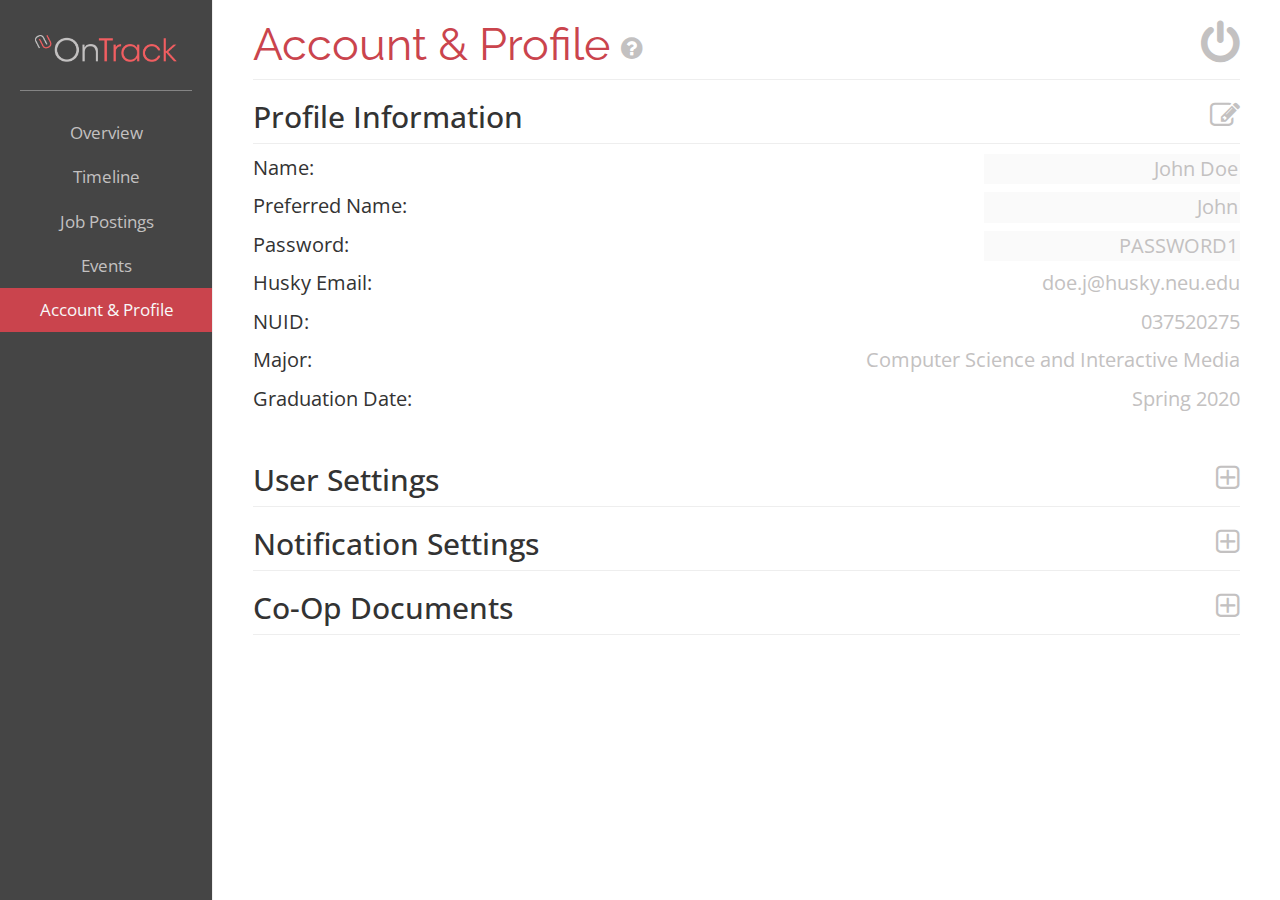
<file: account.html>
<!DOCTYPE html>
<html lang="en">
  <head>
    <meta charset="utf-8">
    <meta http-equiv="X-UA-Compatible" content="IE=edge">
    <meta name="viewport" content="width=device-width, initial-scale=1">
    <!-- The above 3 meta tags *must* come first in the head; any other head content must come *after* these tags -->
    <title>NU:OnTrack | Account</title>
    
    <!-- The custom icon -->
    <link rel="shortcut icon" type="image/png" href="images/nutrackicon.png"/>

    <!-- Bootstrap core CSS -->
    <link href="css/bootstrap.css" rel="stylesheet">

    <!-- Custom styles for this template -->
    <link href="dashboard.css" rel="stylesheet">
    <link href="style.css" rel="stylesheet">
    <link href="profile.css" rel="stylesheet">

    <!-- Fonts -->
    <!-- The fonts will be added here as necessary -->
    <link href="https://fonts.googleapis.com/css?family=Raleway:400,500" rel="stylesheet">
    <link href="https://fonts.googleapis.com/css?family=Open+Sans" rel="stylesheet">

    <!-- Social Media icons and buttons -->
    <link href="css/social-buttons-3.css" rel="stylesheet">
    <link href="font-awesome/css/font-awesome.css" rel="stylesheet">

    <!-- Bootstrap Toggle Plugin (JS Below) -->
    <link href="https://gitcdn.github.io/bootstrap-toggle/2.2.2/css/bootstrap-toggle.min.css" rel="stylesheet">
    <link href="css/titatoggle-dist.css" rel="stylesheet">

    <!-- HTML5 shim and Respond.js for IE8 support of HTML5 elements and media queries -->
    <!--[if lt IE 9]>
      <script src="https://oss.maxcdn.com/html5shiv/3.7.3/html5shiv.min.js"></script>
      <script src="https://oss.maxcdn.com/respond/1.4.2/respond.min.js"></script>
    <![endif]-->
  </head>

  <body>

    <nav class="navbar navbar-inverse navbar-fixed-top" id="dark-nav">
      <div class="container-fluid">
        <div class="navbar-header">
          <button type="button" class="navbar-toggle collapsed" data-toggle="collapse" data-target="#navbar" aria-expanded="false" aria-controls="navbar">
            <span class="sr-only">Toggle navigation</span>
            <span class="icon-bar"></span>
            <span class="icon-bar"></span>
            <span class="icon-bar"></span>
          </button>
          <a class="navbar-brand" href="dashboard.html"><img class="img-responsive" id="logo" src="images/logo3.png"></a>
        </div>
        <div id="navbar" class="navbar-collapse collapse">
          <ul class="nav navbar-nav navbar-right">
            <li><a href="dashboard.html">Overview</a></li>
            <li><a href="timeline.html">Timeline</a></li>
            <li><a href="job-postings.html">Job Postings</a></li>
            <li><a href="events.html">Events</a></li>
            <li class="active"><a href="account.html">Account &amp; Profile</a></li> <!--gotta get move logout to be on account-->
          </ul>
          <!-- Add back in if I ever want a search bar
          <form class="navbar-form navbar-right">
            <input type="text" class="form-control" placeholder="Search...">
          </form>
          -->
        </div>
      </div>
    </nav>

    <div class="container-fluid">
      <div class="row blur-container">

        <!-- the sidebar navigation menu -->
        <div class="col-sm-3 col-md-2 sidebar">
          <div class="logo">
            <a class="navbar-brand" href="dashboard.html"><img id="logo-side" src="images/logo3.png"></a>
          </div>
          <hr class="divider"/>
          <ul class="nav nav-sidebar">
            <li><a href="dashboard.html">Overview <span class="sr-only">(current)</span></a></li>
            <li><a href="timeline.html">Timeline</a></li>
            <li><a href="job-postings.html">Job Postings</a></li>
            <li><a href="events.html">Events</a></li>
            <li class="active"><a href="account.html">Account &amp; Profile</a></li> <!--gotta get move logout to be on account-->
          </ul>
          <!-- Can add more if needed
          <ul class="nav nav-sidebar">
            <li><a href="">Nav item</a></li>
            <li><a href="">Nav item again</a></li>
            <li><a href="">One more nav</a></li>
            <li><a href="">Another nav item</a></li>
            <li><a href="">More navigation</a></li>
          </ul>
          -->
        </div>

        <!-- Divide between left sidebar and information on the right -->

        <div class="col-sm-9 col-sm-offset-3 col-md-10 col-md-offset-2 main">
          <h2 class="page-header" id="username">Account &amp; Profile
            <a href="#" data-toggle="popover" title="Using the Page" class="fa fa-question-circle expand" id="fa-head" aria-hidden="true" data-placement="bottom" data-content="You can edit your account preferences and settings regarding methods of contact, notification settings, and even update Co-Op documents here."></a>
            <a href="index.html" class="fa fa-power-off float-right no-dec red-hover" aria-hidden="true" data-toggle="modal" data-target="#master-modal"></a>
          </h2> <!-- User name (possibly use JS) -->

          <h3 class="sub-header">Profile Information
          <a class="fa fa-edit float-right no-dec disable-enable" id="edit1" aria-hidden="true"></a>
          </h3>
            <div class="row">
              <div class="col-xs-4 col-sm-6 col-md-6">
                <p>Name:</p>
              </div>

              <div class="col-xs-8 col-sm-6 col-md-6 right text-muted">
                <input id="input-name" type="text" value="John Doe" disabled="true">
              </div>

            </div>

            <div class="row">
              <div class="col-xs-4 col-sm-6 col-md-6">
                <p>Preferred Name:</p>
              </div>

              <div class="col-xs-8 col-sm-6 col-md-6 right text-muted">
                <input id="input-pref" type="text" value="John" disabled="true">
              </div>

            </div>
            <div class="row">
              
              <div class="col-xs-4 col-md-6">
                <p>Password:</p>
              </div>
              
              <div class="col-xs-8 col-md-6 right text-muted">
                <input id="input-password" type="text" value="PASSWORD1" disabled="true">
              </div>

            </div>
            <div class="row">

              <div class="col-xs-4 col-md-6">
                <p>Husky Email:</p>
              </div>

              <div class="col-xs-8 col-md-6 right text-muted">
                <p class="acc-info">doe.j@husky.neu.edu</p>
              </div>

            </div>

            <div class="row">
              <div class="col-xs-6 col-sm-6 col-md-6">
                <p>NUID:</p>
              </div>

              <div class="col-xs-6 col-sm-6 col-md-6 right text-muted">
                <p class="acc-info">037520275</p>
              </div>

            </div>
            <div class="row">
              
              <div class="col-xs-6 col-md-6">
                <p>Major:</p>
              </div>
              
              <div class="col-xs-6 col-md-6 right text-muted">
                <p class="acc-info">Computer Science and Interactive Media</p>
              </div>

            </div>
            <div class="row">

              <div class="col-xs-6 col-md-6">
                <p>Graduation Date:</p>
              </div>

              <div class="col-xs-6 col-md-6 right text-muted">
                <p class="acc-info">Spring 2020</p>
              </div>

            </div>



          <br/>

          <h3 class="sub-header">User Settings<a class="fa fa-plus-square-o float-right no-dec expand" aria-hidden="true" data-toggle="collapse" href="#user-settings-content"></a></h3>
          <div class="collapse" id="user-settings-content">
            
            <div class="row">
              <div class="col-xs-12 extra-bottom">
                <a class="fa fa-edit float-right no-dec disable-enable" id="edit2" aria-hidden="true"></a>
              </div>
            </div>

            <div class="row">
              <div class="col-xs-4 col-sm-6 col-md-6">
                <p>Send Email Alerts To:</p>
              </div>

              <div class="col-xs-8 col-sm-6 col-md-6 right text-muted">
                <input id="user-email" type="text" placeholder="- None -" value="doe.j@husky.neu.edu" disabled="true">
              </div>

            </div>

            <div class="row">
              <div class="col-xs-4 col-sm-6 col-md-6">
                <p>Send SMS Alerts To:</p>
              </div>

              <div class="col-xs-8 col-sm-6 col-md-6 right text-muted">
                <input id="user-sms" type="text" placeholder="- None -" value="404-404-0000" disabled="true">
              </div>

            </div>
            <div class="row">
              
              <div class="col-xs-4 col-md-6">
                <p>Car Availability:</p>
              </div>
              
              <div class="col-xs-8 col-md-6 right text-muted" id="car-div">
                <select class="user-select" id="user-car" disabled="true">
                  <option value="" disabled selected>Choose Car Availability</option>
                  <option value="artwork">Can get access to a car</option>
                  <option value="assessment">Cannot obtain a car</option>
                </select>
              </div>

            </div>
            <div class="row">

              <div class="col-xs-4 col-md-6">
                <p>LinkedIn ID:</p>
              </div>

              <div class="col-xs-8 col-sm-6 col-md-6 right text-muted">
                <input id="user-linkedin" type="text" placeholder="- None -" disabled="true">
              </div>

            </div>

            <div class="row">

              <div class="col-xs-4 col-md-6">
                <p>Skype ID:</p>
              </div>

              <div class="col-xs-8 col-sm-6 col-md-6 right text-muted">
                <input id="user-skype" type="text" placeholder="- None -" disabled="true">
              </div>

            </div>

          </div> <!-- end container of rows -->

          <h3 class="sub-header">Notification Settings<a class="fa fa-plus-square-o float-right no-dec expand" aria-hidden="true" data-toggle="collapse" href="#notif-settings-content"></a></h3>

          <div class="collapse" id="notif-settings-content">
            
            <div class="row" id="toggle-row">
              
              <div class="col-xs-8 col-md-8">
                <p>Send Notifications via Email</p>
              </div>
              
              <div class="col-xs-4 col-md-4 right">
                <label class="checkbox checkbox-slider-md checkbox-slider--b checkbox-slider-danger float-right">
                    <input type="checkbox" checked="checked"><span></span>
                  </label>
              </div>

            </div>

            <div class="row" id="toggle-row">
              
              <div class="col-xs-8 col-md-8">
                <p>Send Notifications via SMS</p>
              </div>
              
              <div class="col-xs-4 col-md-4 right">
                <label class="checkbox checkbox-slider-md checkbox-slider--b checkbox-slider-danger float-right">
                    <input type="checkbox" checked="checked"><span></span>
                  </label>
              </div>

            </div>

            <div class="row" id="toggle-row">
              
              <div class="col-xs-8 col-md-8">
                <p>Notify on New Job Postings</p>
              </div>
              
              <div class="col-xs-4 col-md-4 right">
                <label class="checkbox checkbox-slider-md checkbox-slider--b checkbox-slider-danger float-right">
                    <input type="checkbox" checked="checked"><span></span>
                  </label>
              </div>

            </div>

            <div class="row" id="toggle-row">
              
              <div class="col-xs-8 col-md-8">
                <p>Notify on New Featured Postings</p>
              </div>
              
              <div class="col-xs-4 col-md-4 right">
                <label class="checkbox checkbox-slider-md checkbox-slider--b checkbox-slider-danger float-right">
                    <input type="checkbox" checked="checked"><span></span>
                  </label>
              </div>

            </div>

            <div class="row" id="toggle-row">
              
              <div class="col-xs-8 col-md-8">
                <p>Notify on "Applied" Job Updates</p>
              </div>
              
              <div class="col-xs-4 col-md-4 right">
                <label class="checkbox checkbox-slider-md checkbox-slider--b checkbox-slider-danger float-right">
                    <input type="checkbox" checked="checked"><span></span>
                  </label>
              </div>

            </div>

            <div class="row" id="toggle-row">
              
              <div class="col-xs-8 col-md-8">
                <p>Notify on New Upcoming Events</p>
              </div>
              
              <div class="col-xs-4 col-md-4 right">
                <label class="checkbox checkbox-slider-md checkbox-slider--b checkbox-slider-danger float-right">
                    <input type="checkbox" checked="checked"><span></span>
                  </label>
              </div>

            </div>

            <div class="row" id="toggle-row">
              
              <div class="col-xs-8 col-md-8">
                <p>Notify 24-Hours Prior to Registered Event </p>
              </div>
              
              <div class="col-xs-4 col-md-4 right">
                <label class="checkbox checkbox-slider-md checkbox-slider--b checkbox-slider-danger float-right">
                    <input type="checkbox" checked="checked"><span></span>
                  </label>
              </div>

            </div>

          </div>
          
          <h3 class="sub-header">Co-Op Documents<a class="fa fa-plus-square-o float-right no-dec expand" aria-hidden="true" data-toggle="collapse" href="#coop-doc-content"></a></h3>
          <div class="collapse" id="coop-doc-content">
            <div class="table-responsive">
              
              <table class="table table-hover">
                <thead>
                  <tr>
                    <th>Action</th>
                    <th>Document Name</th>
                    <th>Document Type</th>
                    <th>Date Created</th>
                  </tr>
                </thead>
                <tbody>
                  <tr>
                    <td id="hidden"><a href="">example</a></td>
                    <td>
                      <a href="extra/design-resume.rtf" download="extra/design-resume.rtf" class="btn btn-lg btn-default btn-gray-fill" id="btn-download">Download File</a>
                    </td>
                    <td>Design Resume</td>
                    <td>Resume</td>
                    <td>Nov. 12, 2016</td>
                  </tr>
                  <tr>
                    <td id="hidden"><a href="">example</a></td>
                    <td>
                      <a href="extra/cover-letter.rtf" download="extra/cover-letter.rtf" class="btn btn-lg btn-default btn-gray-fill" id="btn-download">Download File</a>
                    </td>
                    <td>Cover Letter for Apple</td>
                    <td>Cover Letter</td>
                    <td>Oct. 15, 2016</td>
                  </tr>
                  <tr>
                    <td id="hidden"><a href="">example</a></td>
                    <td>
                      <a href="extra/tech-resume.rtf" download="extra/tech-resume.rtf" class="btn btn-lg btn-default btn-gray-fill" id="btn-download">Download File</a>
                    </td>
                    <td>Technical Resume</td>
                    <td>Resume</td>
                    <td>Sept. 10, 2016</td>
                  </tr>
                  <tr>
                    <td id="hidden"><a href="">example</a></td>
                    <td>
                      <a href="extra/ui-app-design.rtf" download="extra/ui-app-design.rtf" class="btn btn-lg btn-default btn-gray-fill" id="btn-download">Download File</a>
                    </td>
                    <td>UI App Designs</td>
                    <td>Art Work</td>
                    <td>June 3, 2016</td>
                  </tr>

                </tbody>
              </table>
            </div> <!-- end responsive table -->

            <div class="col-xs-12">
              <p id="upload-center"><a href="#" class="btn btn-lg btn-default btn-red-fill" id="btn-file" data-toggle="modal" data-target="#file-modal">Upload New Documents</a></p>
            </div>

          </div> <!-- end collapse -->


          <!-- <input type="checkbox" checked data-toggle="toggle"> -->

          <!-- More sections can be added here before the close of the main div -->


        </div>

      </div> <!-- The row div -->

      <!-- Put outside of row so it doesn't get blurred -->
      <div id="master-modal" class="modal fade" tabindex="-1" role="dialog">
        <div class="modal-dialog">
          
          <div class="loginmodal-container" id="logout-mod">
            <div class="close-div">
              <button type="button" class="close" data-dismiss="modal" aria-label="Close"><span aria-hidden="true">&times;</span></button>
            </div>
            <h1>Are You Sure You Want to Log Out?</h1><br>
            <form action="index.html">
            <input type="submit" name="login" class="loginmodal-submit btn-red-fill" value="Log Out">
            </form>
          </div>

        </div>
      </div><!-- /.modal -->

      <div id="file-modal" class="modal fade" tabindex="-1" role="dialog">
        <div class="modal-dialog">
          
          <div class="loginmodal-container" id="logout-mod">
            <div class="close-div">
              <button type="button" class="close" data-dismiss="modal" aria-label="Close"><span aria-hidden="true">&times;</span></button>
            </div>
            <h1>Upload a New Document</h1><br>
            <form action="account.html">
              
              <div class="center" id="upload-div">
                <input id="upload-file" type="file" name="file" class="inputfile"/>
                <label id="upload-label" for="upload-file">
                  <i class="fa fa-upload" id="fa-xl" aria-hidden="true"></i>
                  <p id="file-extension">Choose a file...</p>
                </label>
              </div>
              
              <!--
              <div class="center" id="upload-div">
                <input type="file" name="file">
              </div>
              -->
              <input id="filename" type="text" name="filename" placeholder="Create a File Name"/>
              <select class="file-choices">
                <option value="default" disabled selected>Choose a File Type</option>
                <option value="artwork">Art Work</option>
                <option value="assessment">Assessment</option>
                <option value="coeagree">COE Co-Op Agreement</option>
                <option value="coverletter">Cover Letter</option>
                <option value="csshglobal">CSSH Global Co-op Job Choice Form</option>
                <option value="dmsbreflection">DMSB Reflection Brochure</option>
                <option value="letterofrec">Letter of Recomendation</option>
                <option value="reference">References</option>
                <option value="resume">Resume</option>   
                <option value="transcript">Transcript</option>
                <option value="worksample">Work Sample</option>
                <option value="writingsample">Writing Sample</option>
              </select>
              <input type="submit" id="submit-file" name="login" class="loginmodal-submit btn-red-fill" value="Upload File" disabled="true">
            </form>
          </div>

        </div>
      </div><!-- /.modal -->

    </div> <!-- The container div -->

    <!-- Bootstrap core JavaScript
    ================================================== -->
    <!-- jQuery (necessary for Bootstrap's JavaScript plugins) -->
    <script src="https://ajax.googleapis.com/ajax/libs/jquery/1.12.4/jquery.min.js"></script>
    <!-- Include all compiled plugins (below), or include individual files as needed -->
    <script src="js/bootstrap.js"></script>
    <script src="js/custom.js"></script>
    <script src="https://gitcdn.github.io/bootstrap-toggle/2.2.2/js/bootstrap-toggle.min.js"></script>
  </body>
</html>
</file>
<file: dashboard.css>
/* Type and fonts */
#username {
  color: #ca444d;
}

/*
 * Base structure
 */

/* Move down content because we have a fixed navbar that is 50px tall */
body {
  /*padding-top: 50px;*/
}

@media (max-width: 768px) {
  body {
    padding-top: 50px; /* This is because we have a fixed navbar at top of 50px */
  }
}

.divider {
  border-color: rgba(160, 160, 160, 0.7);
  border-width: 1.5px;
}

/*
 * Global add-ons
 */

.sub-header {
  font-size: 30px;
  padding-bottom: 10px;
  border-bottom: 1px solid #eee;
}

.borderless {
  border: none;
}

@media (max-width: 500px) {
  .page-header {
    font-size: 30px;
  }
}

@media (max-width: 500px) {
  .sub-header {
    font-size: 25px;
  }
}

/*
 * Top navigation
 * Hide default border to remove 1px line.
 */
@media (min-width: 768px) {
  .navbar-fixed-top {
    display: none;
  }
}

#dark-nav {
  background-color: #454545;
}

/*
 * Sidebar
 */

 .logo {
  margin-top: 0em;
  margin-bottom: 3.5em;
  text-align: center;
  color: #ca444d;
  font-size: 20px;
 }

/* Hide for mobile, show later */
.sidebar {
  display: none;
}
@media (min-width: 768px) {
  .sidebar {
    position: fixed;
    top: 0; /*top: 51px;*/
    bottom: 0;
    left: 0;
    z-index: 1000;
    display: block;
    padding: 20px;
    overflow-x: hidden;
    overflow-y: auto; /* Scrollable contents if viewport is shorter than content. */
    background-color: #454545;
    border-right: 1px solid #eee;
  }
}

/* Sidebar navigation */
.nav-sidebar {
  margin-right: -21px; /* 20px padding + 1px border */
  margin-bottom: 20px;
  margin-left: -20px;
  text-align: center;
  font-size: 17px;
}
.nav-sidebar > li > a {
  padding-right: 20px;
  padding-left: 20px;
  color: #C3C1C1;
}
.nav-sidebar > .active > a,
.nav-sidebar > .active > a:hover,
.nav-sidebar > .active > a:focus {
  color: #F8F8F8;
  background-color: #ca444d;
  /* background-color: #428bca; */
}

.nav-sidbar > li > a,
.nav-sidebar > li > a:hover {
  background-color: #d7d7d7;
  color: #454545;
  transition-timing-function: ease-in-out;
  transition-duration: 400ms;
}

/** ------------ Hover animation for sidebar ------------ **/

.nav > li >  a:before {
  content: "";
  position: absolute;
  width: 100%;
  height: 3px;
  bottom: 0;
  left: 0;
  background: #ca444d;
  visibility: hidden;
  border-radius: 5px;
  transform: scaleX(0);
  transition: .25s linear;
}

.nav > li > a:hover:before,
.nav > li > a:focus:before {
  visibility: visible;
  transform: scaleX(1);
}

/** ------------------------------------------------------- **/

#black-link {
  color: #454545;
}

#black-link:hover,
#black-link:focus {
  color: #ca444d;
  transition-timing-function: ease-in-out;
  transition-duration: 300ms;
}

/*
 * Main content
 */

.main {
  padding: 20px;
}

@media (min-width: 768px) {
  .main {
    padding-right: 40px;
    padding-left: 40px;
  }
}

.main .page-header {
  margin-top: 0;
}

/*
 * Placeholder dashboard ideas
 */

.placeholders {
  margin-bottom: 30px;
  text-align: center;
}
.placeholders h4 {
  margin-bottom: 0;
}
.placeholder {
  margin-bottom: 20px;
}
.placeholder img {
  display: inline-block;
  border-radius: 50%;
}

/* ------------- Tabs ---------------- */

.nav-tabs > li > a {
  color: #ca444d;
}

@media (max-width: 615px) { /* centers the tabs when they break into 2 rows */
  .nav-tabs > li {
    float:none;
    display:inline-block;
    zoom:1;
  }

  .nav-tabs {
    text-align:center;
  }
}

/* ----------------------------------- */



/* ------------- Font Awesome -------------- */

.fa-xll.fa {
  font-size: 200px;
}

.fa-user-circle-o {
  color: #ca444d;
}

.fa-user-circle-o:hover, 
.fa-user-circle-o:focus {
  color: magenta;
}

/* ----------------------------------------- */



/* ------------- Tables -------------- */

.table-preview {
  margin-left: 1em;
  margin-right: 2em;
}

@media(max-width: 768px) {
  .table-preview {
    margin-left: 0em;
    margin-right: 0em;
    max-width: 100vw;
  }
}

#hidden {
  display: none;
}

tr.hover {
  cursor: pointer;
}

td, th {
  text-align: left;
}

.empty-data {
  margin-top: 3em;
  margin-bottom: 3em;
  color: #C3C1C1;
}

.narrow-text {
  padding-left: 20vw;
  padding-right: 20vw;
}

@media(max-width: 768px) {
  .narrow-text {
    padding-left: 15vw;
    padding-right: 15vw;
  }
}

/* ----------------------------------- */

/* ------------ Job Info ------------- */

.block {
  background-color: #F8F8F8;
  margin-right: 0vw;
  margin-left: 0vw;
  margin-bottom: 1em;
}

@media (max-width: 768px) {
  .block {
    margin-right: 0px;
    margin-left: 0px;
  }
}

.job-desc-div {
  padding-left: 4em;
  padding-right: 4em;
  padding-bottom: 1em;
}

@media (max-width: 768px) {
  .job-desc-div {
    padding-left: 2em;
    padding-right: 2em;
    padding-bottom: 1em;
  }
}

.job-desc {
    font-size: 15px;
}

.job-desc.strong {
    font-weight: bolder;
}

@media (max-width: 768px) {
  .job-desc {
    font-size: 13px;
  }
}

.btn-job-info {
  margin-top: 0px !important;
  margin-right: 0.5em;
  margin-left: 0.5em;
}

@media (max-width: 480px) {
  .btn-job-info {
    width: 250px !important;
    font-size: 15px;
    margin-bottom: 1em;
  }
}

@media (max-width: 480px) {
  #btn-apply {
    
  }
}

#btn-apply {
  
}

#btn-priority {

}

.job-info-head {
    margin-bottom: 0.5em;
  }

@media (max-width: 768px) {
  .job-info-head {
    font-size: 40px;
  }
}

.searchbar {
    width: 150px;
    -webkit-transition: width 0.4s ease-in-out;
    transition: width 0.4s ease-in-out;
    border-width: 2px;
    border-style: solid;
    border-color: #c3c1c1;
    border-radius: 3px;
}

/* When the input field gets focus, change its width to 100% */
.searchbar:focus {
    width: 100%;
}

.filters {
  margin-top: 1em;
  margin-bottom: 1em;
}

#job-info-priority {
  width: 100%;
  font-size: 17px;
  height: 50px;
  margin-bottom: 1em;
}

#event-interest {
  width: 100%;
  font-size: 17px;
  height: 50px;
  margin-bottom: 1em;
}

#apply-package {
  width: 100%;
  font-size: 17px;
  height: 50px;
  margin-bottom: 0em;
}

#apply-new {
  width: 100%;
  font-size: 17px;
  height: 50px;
  margin-bottom: 1em;
}

.table-link {
  color: #FC5F5F;
}

.table-link:hover,
.table-link:focus {
  color: #ca444d;
}

.padded-bottom { /* Quick styling for extra bottom padding */
  padding-bottom: 0.1em;
}

.thick-hr {
  border-width: 2px;
  border-color: #a8a4a4;
}

.red-text {
  color: #ca444d;
}

/* ----------------------------------- */
/* ----------- Event Info ------------ */


/* ----------------------------------- */

.expand,
.expand:focus {
  color: #C3C1C1;
}

.expand:hover {
  color: #ca444d;
  transition-timing-function: ease-in-out;
  transition-duration: 200ms;
}

.red,
.red:focus {
  color: #ca444d !important;
}

.disable-enable,
.disable-enable:focus {
  color: #C3C1C1;
  cursor: pointer;
}

.disable-enable:hover {
  color: #ca444d;
  transition-timing-function: ease-in-out;
  transition-duration: 200ms;
}

/* ------------ Account Info ---------- */

.sub-info {
  padding-left: 3vw;
}

input[type="text"]:disabled {
    border: none;
    color: #c3c1c1;
}

input[type="text"] {
  text-align: right;
  font-size: 20px;
  font-family: 'Open Sans', sans-serif;
}

@media (max-width: 480px) {
  .text-muted > input[type="text"] {
  max-width: 80%;
  }
}

textarea {
  width: 100%;
  text-align: left;
  font-size: 17px;
  font-family: 'Open Sans', sans-serif;
  background: #fff;
  border: 1px solid #d9d9d9;
  border-top: 1px solid #c0c0c0;
  box-sizing: border-box;
  -moz-box-sizing: border-box;
  margin-bottom: 10px;
  padding-top: 4px;
  padding-left: 6px;
  padding-right: 6px;
  padding-bottom: 4px;
}

input[type="submit"]:disabled {
  background-color: #c3c1c1;
  color: #e4e2e2;
}

select:disabled {
    border: none;
    color: #c3c1c1;
}

.acc-input {
  max-width: 500px;
}

.acc-info {
  color: #c3c1c1;
}

/* ------------- Account Icon Drop ---- */


.prof-menu {
  display: none;
  list-style-type: none;
}

.myMenu {
  background-color: #C3C1C1;
  width: 100px;
  position: absolute;
  left: 72vw;
  top: 40px;
}
</file>
<file: style.css>
/* This is the overarching styles that are a part of all the pages for the site.
Stuff that will go here include top navbar (not sure if going to put side one here or not),
button stylings, logo stylings (to-come), etc. */

/* Typography and fonts */
h1 {
  font-size: 60px;
  font-family: 'Raleway', sans-serif;
  font-weight: 500;
}

h2 {
  font-size: 45px;
  font-family: 'Raleway', sans-serif;
  font-weight: 400;
}

h3 {
  font-size: 25px;
  font-family: 'Open Sans', sans-serif;
}

p {
  font-size: 20px;
  font-family: 'Open Sans', sans-serif;
}

li {
  font-family: 'Open Sans', sans-serif;
}

#logo {
  height: 150%;
  margin-top: -0.25em;
}

#logo-side {
  width: 100%;
}

.close-div {
  margin-top: -1em;
  padding-top: 0em;
  margin-bottom: 3em;
}

.close {
  font-size: 30px !important;
}


/*
 * Top navigation
 * Hide default border to remove 1px line.
 */
.navbar-fixed-top {
  border: 0;
  font-size: 17px;
  background-color: rgba(69, 69, 69, 0.6);
}

.navbar-header > .navbar-brand {
  color: #f8f8f8;
}

#navbar > .nav > li > a {
  color: #d2d0d0;
}

@media (min-width: 768px) {
  #navbar > .nav > .active > a,
  #navbar > .nav > .active > a:hover,
  #navbar > .nav > .active > a:focus {
    border-bottom: 3px solid rgba(202, 68, 77, 1);
    color: #f8f8f8;
    background: none; /* will revist later */
  }
}

@media (max-width: 768px) {
  #navbar > .nav > .active > a,
  #navbar > .nav > .active > a:hover,
  #navbar > .nav > .active > a:focus {
    background-color: rgba(202, 68, 77, 1); /* will revist color choices later on */
    color: #f8f8f8;
  }
}

@media (min-width: 768px) {
  #navbar > .nav > li > a {
    border-bottom: 3px solid rgba(202, 68, 77, 0);  
    -webkit-transition: border 300ms ease;
    -moz-transition: border 300ms ease;
    -ms-transition: border 300ms ease;
    -o-transition: border 300ms ease;
    transition: border 300ms ease; 
  }
}

@media (min-width: 768px) {
  #navbar > .nav > li > a:hover {
    border-bottom: 3px solid rgba(202, 68, 77, 1);
    color: #f8f8f8;
  }
}

@media (max-width: 768px) {
  #navbar > .nav > li > a:hover {
    /*background-color: #c3c1c1;*/
    background-color: rgba(195, 193, 193, 1);
    color: #454545;
    transition-timing-function: ease-in-out;
  	transition-duration: 400ms;
  }
}

/* -------- Footer ---------- */

.footer {
  bottom: 0;
  width: 100%;
  /* Set the fixed height of the footer here */
  height: 50px;
  background-color: #e4e2e2;
}

.footer-text {
  padding-top: 15px;
  font-size: 17px;
}

@media (max-width: 620px) {
  .footer-text {
    font-size: 14px;
    padding-top: 17px;
  }
}

.footer-link {
  cursor: pointer;
  text-decoration: none;
}

.footer-link:hover {
  text-decoration: none;
  /*color: #fc5f5f;*/
  color: #fc5f5f;
  transition-timing-function: ease-in-out;
  transition-duration: 250ms;
}

/* -------------------------- */

/* Extra components */
.btn { /* going to edit the coloring, just have it like this for now */
	margin-top: 2em;
	/*background-color: rgba(180, 180, 180, 0.5);*/
	/*border: none;*/
	/*color: rgba(240, 240, 240, 1);*/
	width: 10em;
}

.btn-red-fill {
  background-color: #ca444d;
  color: #f8f8f8;
  border: none;
}

.btn-red-fill:hover,
.btn-red-fill:active:focus {
  transition-duration: 300ms;
  transition-timing-function: ease-in-out;
  background-color: #bd2832;
  color: #f8f8f8;
}

.btn-red-out {
  background: none;
  color: #ca444d;
  border-color: #ca444d;
  border-width: 2px;
}

.btn-red-out:hover,
.btn-red-out:active:focus {
  transition-duration: 300ms;
  transition-timing-function: ease-in-out;
  background-color: #bd2832;
  color: #f8f8f8;
  border-color: rgba(202, 68, 77, 0);
}

.btn-gray-fill {
  background-color: #c3c1c1;
  color: #f8f8f8;
  border: none;
}

.btn-gray-fill:hover,
.btn-gray-fill:active,
.btn-gray-fill:focus {
  transition-duration: 300ms;
  transition-timing-function: ease-in-out;
  background-color: #bd2832;
  color: #f8f8f8;
}

/* ---------- Quick Stylings ------------ */

.center { /* Quick styling to center text */
  text-align: center;
}

.left { /* Quick styling to center text */
  text-align: left;
}

.right { /* Quick styling to center text */
  text-align: right;
}

.extra-top { /* Quick styling for extra top spacing */
  margin-top: 2em;
}

.slight-top { /* Quick styling for slight top spacing */
  margin-top: 1em;
}

.pad-top { /* Quick styling for slight top padding */
  padding-top: 1em;
}

.extra-bottom { /* Quick styling for extra bottom spacing */
  margin-bottom: 0.8em;
}

.more-bottom { /* Quick styling for extra bottom spacing */
  margin-bottom: 1em;
}


.float-right {
  float: right;
}

.ph {
	margin-bottom: 1em;
}

.no-dec,
.no-dec:hover {
  text-decoration: none !important;
}

.red-hover,
.red-hover:focus {
  color: #c3c1c1;
}

.red-hover:hover {
  color: #ca444d;
  transition-timing-function: ease-in-out;
  transition-duration: 200ms;
  /*color: #fc5f5f;*/
}

/* ------ Font Awesom and Icons ----- */

#fa-head {
	font-size: 25px !important;
  text-decoration: none;
  vertical-align: middle;
}
/* ---------------------------------- */


/** ------------------ LOGIN MODAL ------------------- */

input[type="submit"]:disabled {
  background-color: #c3c1c1;
  color: #e4e2e2;
}

/** --- Overriding the modal in Bootstrap --- **/
.modal {
   top: 15vh;
}

/* ---- Making the background blur when modal is opened ---- */
body.modal-open .blur-container {
    -webkit-filter: blur(5px);
    -moz-filter: blur(5px);
    -o-filter: blur(5px);
    -ms-filter: blur(5px);
    filter: blur(5px);
}

/** ------ Custom modal ------ **/
.loginmodal-container {
  padding: 30px;
  max-width: 550px; /* was 500px */
  width: 100% !important;
  background-color: #F8F8F8;
  margin: 0 auto;
  border-radius: 2px;
  box-shadow: 0px 2px 2px rgba(0, 0, 0, 0.3);
  overflow: hidden;
}

.loginmodal-container h1 {
  text-align: center;
  font-size: 1.8em;
}

.loginmodal-container input[type=submit] {
  width: 100%;
  display: block;
  margin-bottom: 10px;
  position: relative;
}

.loginmodal-container input[type=text], input[type=password] {
  height: 44px;
  font-size: 16px;
  width: 100%; /* revert to 100% if no popover info */
  margin-bottom: 10px;
  background: #fff;
  border: 1px solid #d9d9d9;
  border-top: 1px solid #c0c0c0;
  padding: 0 8px;
  box-sizing: border-box;
  -moz-box-sizing: border-box;
}

.loginmodal-container input[type=text]:hover, input[type=password]:hover {
  border: 1px solid #b9b9b9;
  border-top: 1px solid #a0a0a0;
  -moz-box-shadow: inset 0 1px 2px rgba(0,0,0,0.1);
  -webkit-box-shadow: inset 0 1px 2px rgba(0,0,0,0.1);
  box-shadow: inset 0 1px 2px rgba(0,0,0,0.1);
}

.loginmodal {
  text-align: center;
  font-size: 14px;
  font-weight: 700;
  height: 36px;
  padding: 0 8px;
}

.loginmodal-submit {
  /* border: 1px solid #3079ed; */
  border: 0px;
  color: #fff;
  text-shadow: 0 1px rgba(0,0,0,0.1); 
  padding: 13px 0px;
  font-size: 16px;
}

.loginmodal-submit:hover {
  /* border: 1px solid #2f5bb7; */
  border: 0px;
  text-shadow: 0 1px rgba(0,0,0,0.3);
}

.loginmodal-container a { /* The text links at the bottom of the modal */
  text-decoration: none;
  color: #666;
  font-weight: 400;
  text-align: center;
  display: inline-block;
  opacity: 0.6;
  transition: opacity ease 0.5s;
} 

.login-help{
  font-size: 12px;
}

/* ------------------------------------------------------------------ */



/* ---------- Popover ---------------*/

.popover-title {
  color: #ca444d;
}

.popover-content {
  color: #454545;
}
/* ---------------------------------- */

.hidden {
  display: none;
}

.visible {
  display: block;
}

.img-center {
  display: block;
  margin: auto;
}

/* ----------------------------------- */

.file-choices {
  background-color: white;
  margin-bottom: 10px;
  width: 100%;
  height: 45px;
  font-size: 15px;
  border-width: 1px;
  border-color: #c3c1c1;
}

/* these styles allow for the button to be invisible, but visible to the browser */
/* use this to make custom file input buttons, by styling the label */
.inputfile {
  width: 0.1px;
  height: 0.1px;
  opacity: 0;
  overflow: hidden;
  position: absolute;
  z-index: -1;
}
</file>
<file: profile.css>
.checkbox {
    margin-right: none;
    padding-right: none;
    margin-left: none;
    padding-left: none;
    margin-top: 0px;
}

html, body {
    max-width: 100%;
    overflow-x: hidden;
}

.bs-toggle {
    padding-top: -10px;
}

.text-setting {
    width: 100%;
}

@media (max-width: 768px) {
    .text-setting {
    }
}

#toggle-row {
    margin-bottom: 1em;
}

/* ----------- Button for Downloading Docs ----- */

#btn-download {
    margin-top: 0em !important;
    text-align: center;
    width: 150px;
    height: 25px;
    font-size: 12px;
    padding-top: 5px;
}


/* ----------- File Upload Stylings ------------- */

#btn-file {
    margin-top: 0em !important;
    text-align: center;
    width: 250px;
    height: 40px;
    font-size: 15px;
}

#upload-center {
    text-align: center;
}

#filename {
    text-align: left;
}

#upload-file {
    margin-bottom: 1em;
    align-content: center;
}

#upload-label {
    color: #ca444d;
    cursor: pointer;
    margin-bottom: 1em;
    font-size: 15px;
    font-family: font-family: 'Open Sans', sans-serif;
    /*font-weight: normal; add in if want to remove the bold */
}

#upload-file:focus + label {
    outline: 1px dotted #000;
    outline: -webkit-focus-ring-color auto 5px;
}

#edit2 {
    font-size: 30px;
}

.car-div {
    margin-bottom: 2px;
    margin-top: 5px;
}

.user-select {
    background-color: #f8f8f8;
    font-size: 20px;
    margin-top: 5px;
}

.file-complete {
    /*color: #00fa60 !important;*/
}

#fa-xl {
    font-size: 80px;
}

#upload-label:hover {
    transform: scale(1.15);
    transition-timing-function: ease-in-out;
    transition-duration: 200ms;
}
</file>
<file: css/titatoggle-dist.css>
/*******************************************************
Variables
*******************************************************/
/*******************************************************
Animation
*******************************************************/
@-webkit-keyframes popIn {
  0% {
    -webkit-transform: scale(1, 1);
            transform: scale(1, 1);
  }
  25% {
    -webkit-transform: scale(1.2, 1);
            transform: scale(1.2, 1);
  }
  50% {
    -webkit-transform: scale(1.4, 1);
            transform: scale(1.4, 1);
  }
  100% {
    -webkit-transform: scale(1, 1);
            transform: scale(1, 1);
  }
}
@keyframes popIn {
  0% {
    -webkit-transform: scale(1, 1);
            transform: scale(1, 1);
  }
  25% {
    -webkit-transform: scale(1.2, 1);
            transform: scale(1.2, 1);
  }
  50% {
    -webkit-transform: scale(1.4, 1);
            transform: scale(1.4, 1);
  }
  100% {
    -webkit-transform: scale(1, 1);
            transform: scale(1, 1);
  }
}
@-webkit-keyframes popOut {
  0% {
    -webkit-transform: scale(1, 1);
            transform: scale(1, 1);
  }
  25% {
    -webkit-transform: scale(1.2, 1);
            transform: scale(1.2, 1);
  }
  50% {
    -webkit-transform: scale(1.4, 1);
            transform: scale(1.4, 1);
  }
  100% {
    -webkit-transform: scale(1, 1);
            transform: scale(1, 1);
  }
}
@keyframes popOut {
  0% {
    -webkit-transform: scale(1, 1);
            transform: scale(1, 1);
  }
  25% {
    -webkit-transform: scale(1.2, 1);
            transform: scale(1.2, 1);
  }
  50% {
    -webkit-transform: scale(1.4, 1);
            transform: scale(1.4, 1);
  }
  100% {
    -webkit-transform: scale(1, 1);
            transform: scale(1, 1);
  }
}
@-webkit-keyframes splashIn {
  0% {
    -webkit-transform: scale(1);
            transform: scale(1);
    opacity: 1;
  }
  25% {
    -webkit-transform: scale(1.1);
            transform: scale(1.1);
    opacity: 0.8;
  }
  50% {
    -webkit-transform: scale(1.1);
            transform: scale(1.1);
    opacity: .9;
  }
  100% {
    -webkit-transform: scale(1);
            transform: scale(1);
    opacity: 1;
  }
}
@keyframes splashIn {
  0% {
    -webkit-transform: scale(1);
            transform: scale(1);
    opacity: 1;
  }
  25% {
    -webkit-transform: scale(1.1);
            transform: scale(1.1);
    opacity: 0.8;
  }
  50% {
    -webkit-transform: scale(1.1);
            transform: scale(1.1);
    opacity: .9;
  }
  100% {
    -webkit-transform: scale(1);
            transform: scale(1);
    opacity: 1;
  }
}
@-webkit-keyframes splashOut {
  0% {
    -webkit-transform: scale(1);
            transform: scale(1);
    opacity: 1;
  }
  25% {
    -webkit-transform: scale(1);
            transform: scale(1);
    opacity: 0.8;
  }
  50% {
    -webkit-transform: scale(1);
            transform: scale(1);
    opacity: .9;
  }
  100% {
    -webkit-transform: scale(0.5);
            transform: scale(0.5);
    opacity: 1;
  }
}
@keyframes splashOut {
  0% {
    -webkit-transform: scale(1);
            transform: scale(1);
    opacity: 1;
  }
  25% {
    -webkit-transform: scale(1);
            transform: scale(1);
    opacity: 0.8;
  }
  50% {
    -webkit-transform: scale(1);
            transform: scale(1);
    opacity: .9;
  }
  100% {
    -webkit-transform: scale(0.5);
            transform: scale(0.5);
    opacity: 1;
  }
}
/*******************************************************
Main Slider basics
*******************************************************/
.checkbox-toggle {
  position: relative;
}
.checkbox-toggle input {
  display: block;
  position: absolute;
  top: 0;
  right: 0;
  bottom: 0;
  left: 0;
  width: 0%;
  height: 0%;
  margin: 0 0;
  cursor: pointer;
  zoom: 1;
  -webkit-opacity: 0;
  -moz-opacity: 0;
  opacity: 0;
  filter: alpha(opacity=0);
}
.checkbox-toggle input + span {
  cursor: pointer;
  -webkit-user-select: none;
     -moz-user-select: none;
      -ms-user-select: none;
          user-select: none;
}
.checkbox-toggle input + span:before {
  position: absolute;
  left: 0px;
  display: inline-block;
}
.checkbox-toggle input + span > h4 {
  display: inline;
}
.form-horizontal [class^='checkbox'] input + span:after {
  top: 7px;
}
/*******************************************************
Main Slider
*******************************************************/
.checkbox-slider {
  position: relative;
}
.checkbox-slider input {
  display: block;
  position: absolute;
  top: 0;
  right: 0;
  bottom: 0;
  left: 0;
  width: 0%;
  height: 0%;
  margin: 0 0;
  cursor: pointer;
  zoom: 1;
  -webkit-opacity: 0;
  -moz-opacity: 0;
  opacity: 0;
  filter: alpha(opacity=0);
}
.checkbox-slider input + span {
  cursor: pointer;
  -webkit-user-select: none;
     -moz-user-select: none;
      -ms-user-select: none;
          user-select: none;
}
.checkbox-slider input + span:before {
  position: absolute;
  left: 0px;
  display: inline-block;
}
.checkbox-slider input + span > h4 {
  display: inline;
}
.checkbox-slider input + span {
  padding-left: 40px;
}
.checkbox-slider input + span:before {
  content: "";
  height: 20px;
  width: 40px;
  background: rgba(100, 100, 100, 0.2);
  box-shadow: inset 0 0 5px rgba(0, 0, 0, 0.8);
  transition: background 0.2s ease-out;
}
.checkbox-slider input + span:after {
  width: 20px;
  height: 20px;
  position: absolute;
  left: 0px;
  top: 0;
  display: block;
  background: #ffffff;
  transition: margin-left 0.1s ease-in-out;
  text-align: center;
  font-weight: bold;
  content: "";
}
.checkbox-slider input:checked + span:after {
  margin-left: 20px;
  content: "";
}
.checkbox-slider input:checked + span:before {
  transition: background 0.2s ease-in;
}
/*******************************************************
Slider default
*******************************************************/
.checkbox-slider--default {
  position: relative;
}
.checkbox-slider--default input {
  display: block;
  position: absolute;
  top: 0;
  right: 0;
  bottom: 0;
  left: 0;
  width: 0%;
  height: 0%;
  margin: 0 0;
  cursor: pointer;
  zoom: 1;
  -webkit-opacity: 0;
  -moz-opacity: 0;
  opacity: 0;
  filter: alpha(opacity=0);
}
.checkbox-slider--default input + span {
  cursor: pointer;
  -webkit-user-select: none;
     -moz-user-select: none;
      -ms-user-select: none;
          user-select: none;
}
.checkbox-slider--default input + span:before {
  position: absolute;
  left: 0px;
  display: inline-block;
}
.checkbox-slider--default input + span > h4 {
  display: inline;
}
.checkbox-slider--default input + span {
  padding-left: 40px;
}
.checkbox-slider--default input + span:before {
  content: "";
  height: 20px;
  width: 40px;
  background: rgba(100, 100, 100, 0.2);
  box-shadow: inset 0 0 5px rgba(0, 0, 0, 0.8);
  transition: background 0.2s ease-out;
}
.checkbox-slider--default input + span:after {
  width: 20px;
  height: 20px;
  position: absolute;
  left: 0px;
  top: 0;
  display: block;
  background: #ffffff;
  transition: margin-left 0.1s ease-in-out;
  text-align: center;
  font-weight: bold;
  content: "";
}
.checkbox-slider--default input:checked + span:after {
  margin-left: 20px;
  content: "";
}
.checkbox-slider--default input:checked + span:before {
  transition: background 0.2s ease-in;
}
.checkbox-slider--default input + span:after {
  background: #ffffff;
  border: solid transparent 1px;
  background-clip: content-box;
}
.checkbox-slider--default input:checked + span:after {
  background: #5cb85c;
  border: solid transparent 1px;
  background-clip: content-box;
}
/*******************************************************
Slider default rounded
*******************************************************/
.checkbox-slider--a-rounded {
  position: relative;
}
.checkbox-slider--a-rounded input {
  display: block;
  position: absolute;
  top: 0;
  right: 0;
  bottom: 0;
  left: 0;
  width: 0%;
  height: 0%;
  margin: 0 0;
  cursor: pointer;
  zoom: 1;
  -webkit-opacity: 0;
  -moz-opacity: 0;
  opacity: 0;
  filter: alpha(opacity=0);
}
.checkbox-slider--a-rounded input + span {
  cursor: pointer;
  -webkit-user-select: none;
     -moz-user-select: none;
      -ms-user-select: none;
          user-select: none;
}
.checkbox-slider--a-rounded input + span:before {
  position: absolute;
  left: 0px;
  display: inline-block;
}
.checkbox-slider--a-rounded input + span > h4 {
  display: inline;
}
.checkbox-slider--a-rounded input + span {
  padding-left: 40px;
}
.checkbox-slider--a-rounded input + span:before {
  content: "";
  height: 20px;
  width: 40px;
  background: rgba(100, 100, 100, 0.2);
  box-shadow: inset 0 0 5px rgba(0, 0, 0, 0.8);
  transition: background 0.2s ease-out;
}
.checkbox-slider--a-rounded input + span:after {
  width: 20px;
  height: 20px;
  position: absolute;
  left: 0px;
  top: 0;
  display: block;
  background: #ffffff;
  transition: margin-left 0.1s ease-in-out;
  text-align: center;
  font-weight: bold;
  content: "";
}
.checkbox-slider--a-rounded input:checked + span:after {
  margin-left: 20px;
  content: "";
}
.checkbox-slider--a-rounded input:checked + span:before {
  transition: background 0.2s ease-in;
}
.checkbox-slider--a-rounded input + span:after {
  background: #ffffff;
  border: solid transparent 1px;
  background-clip: content-box;
}
.checkbox-slider--a-rounded input:checked + span:after {
  background: #5cb85c;
  border: solid transparent 1px;
  background-clip: content-box;
}
.checkbox-slider--a-rounded input + span:after,
.checkbox-slider--a-rounded input + span:before {
  border-radius: 4px;
}
.checkbox-slider--a-rounded input + span:after,
.checkbox-slider--a-rounded input:checked + span:after {
  border: solid transparent 2px;
  background-clip: content-box;
}
/*******************************************************
Slider default rounded Sizes
*******************************************************/
.checkbox-slider--a-rounded.checkbox-slider-sm input + span:before,
.checkbox-slider--a-rounded.checkbox-slider-sm input + span:after {
  border-radius: 3px;
}
.checkbox-slider--a-rounded.checkbox-slider-md input + span:before,
.checkbox-slider--a-rounded.checkbox-slider-md input + span:after {
  border-radius: 4px;
}
.checkbox-slider--a-rounded.checkbox-slider-lg input + span:before,
.checkbox-slider--a-rounded.checkbox-slider-lg input + span:after {
  border-radius: 6px;
}
/*******************************************************
Slider A
*******************************************************/
.checkbox-slider--a {
  position: relative;
}
.checkbox-slider--a input {
  display: block;
  position: absolute;
  top: 0;
  right: 0;
  bottom: 0;
  left: 0;
  width: 0%;
  height: 0%;
  margin: 0 0;
  cursor: pointer;
  zoom: 1;
  -webkit-opacity: 0;
  -moz-opacity: 0;
  opacity: 0;
  filter: alpha(opacity=0);
}
.checkbox-slider--a input + span {
  cursor: pointer;
  -webkit-user-select: none;
     -moz-user-select: none;
      -ms-user-select: none;
          user-select: none;
}
.checkbox-slider--a input + span:before {
  position: absolute;
  left: 0px;
  display: inline-block;
}
.checkbox-slider--a input + span > h4 {
  display: inline;
}
.checkbox-slider--a input + span {
  padding-left: 40px;
}
.checkbox-slider--a input + span:before {
  content: "";
  height: 20px;
  width: 40px;
  background: rgba(100, 100, 100, 0.2);
  box-shadow: inset 0 0 5px rgba(0, 0, 0, 0.8);
  transition: background 0.2s ease-out;
}
.checkbox-slider--a input + span:after {
  width: 20px;
  height: 20px;
  position: absolute;
  left: 0px;
  top: 0;
  display: block;
  background: #ffffff;
  transition: margin-left 0.1s ease-in-out;
  text-align: center;
  font-weight: bold;
  content: "";
}
.checkbox-slider--a input:checked + span:after {
  margin-left: 20px;
  content: "";
}
.checkbox-slider--a input:checked + span:before {
  transition: background 0.2s ease-in;
}
.checkbox-slider--a input + span {
  padding-left: 60px;
}
.checkbox-slider--a input + span:before {
  content: "";
  width: 60px;
}
.checkbox-slider--a input + span:after {
  width: 40px;
  font-size: 10px;
  color: #000000;
  content: "Off";
  border: solid transparent 1px;
  background-clip: content-box;
}
.checkbox-slider--a input:checked + span:after {
  content: "On";
  color: #ffffff;
  background: #5cb85c;
  border: solid transparent 1px;
  background-clip: content-box;
}
/*******************************************************
Slider A SIZES
*******************************************************/
.checkbox-slider--a.checkbox-slider-sm input + span {
  padding-left: 30px;
}
.checkbox-slider--a.checkbox-slider-sm input + span:before {
  width: 30px;
}
.checkbox-slider--a.checkbox-slider-sm input + span:after {
  width: 20px;
  font-size: 5px;
}
.checkbox-slider--a.checkbox-slider-sm input:checked + span:after {
  margin-left: 10px;
}
.checkbox-slider--a.checkbox-slider-md input + span {
  padding-left: 90px;
}
.checkbox-slider--a.checkbox-slider-md input + span:before {
  width: 90px;
}
.checkbox-slider--a.checkbox-slider-md input + span:after {
  width: 60px;
  font-size: 15px;
}
.checkbox-slider--a.checkbox-slider-md input:checked + span:after {
  margin-left: 30px;
}
.checkbox-slider--a.checkbox-slider-lg input + span {
  padding-left: 120px;
}
.checkbox-slider--a.checkbox-slider-lg input + span:before {
  width: 120px;
}
.checkbox-slider--a.checkbox-slider-lg input + span:after {
  width: 80px;
  font-size: 20px;
}
.checkbox-slider--a.checkbox-slider-lg input:checked + span:after {
  margin-left: 40px;
}
/*******************************************************
Slider B
*******************************************************/
.checkbox-slider--b {
  position: relative;
}
.checkbox-slider--b input {
  display: block;
  position: absolute;
  top: 0;
  right: 0;
  bottom: 0;
  left: 0;
  width: 0%;
  height: 0%;
  margin: 0 0;
  cursor: pointer;
  zoom: 1;
  -webkit-opacity: 0;
  -moz-opacity: 0;
  opacity: 0;
  filter: alpha(opacity=0);
}
.checkbox-slider--b input + span {
  cursor: pointer;
  -webkit-user-select: none;
     -moz-user-select: none;
      -ms-user-select: none;
          user-select: none;
}
.checkbox-slider--b input + span:before {
  position: absolute;
  left: 0px;
  display: inline-block;
}
.checkbox-slider--b input + span > h4 {
  display: inline;
}
.checkbox-slider--b input + span {
  padding-left: 40px;
}
.checkbox-slider--b input + span:before {
  content: "";
  height: 20px;
  width: 40px;
  background: rgba(100, 100, 100, 0.2);
  box-shadow: inset 0 0 5px rgba(0, 0, 0, 0.8);
  transition: background 0.2s ease-out;
}
.checkbox-slider--b input + span:after {
  width: 20px;
  height: 20px;
  position: absolute;
  left: 0px;
  top: 0;
  display: block;
  background: #ffffff;
  transition: margin-left 0.1s ease-in-out;
  text-align: center;
  font-weight: bold;
  content: "";
}
.checkbox-slider--b input:checked + span:after {
  margin-left: 20px;
  content: "";
}
.checkbox-slider--b input:checked + span:before {
  transition: background 0.2s ease-in;
}
.checkbox-slider--b input + span {
  padding-left: 40px;
}
.checkbox-slider--b input + span:before {
  border-radius: 20px;
  width: 40px;
}
.checkbox-slider--b input + span:after {
  background: #ffffff;
  content: "";
  width: 20px;
  border: solid transparent 2px;
  background-clip: padding-box;
  border-radius: 20px;
}
.checkbox-slider--b input:not(:checked) + span:after {
  -webkit-animation: popOut ease-in 0.3s normal;
          animation: popOut ease-in 0.3s normal;
}
.checkbox-slider--b input:checked + span:after {
  content: "";
  margin-left: 20px;
  border: solid transparent 2px;
  background-clip: padding-box;
  -webkit-animation: popIn ease-in 0.3s normal;
          animation: popIn ease-in 0.3s normal;
}
.checkbox-slider--b input:checked + span:before {
  background: #5cb85c;
}
/*******************************************************
Slider B Sizes
*******************************************************/
.checkbox-slider--b.checkbox-slider-md input + span:before {
  border-radius: 30px;
}
.checkbox-slider--b.checkbox-slider-md input + span:after {
  border-radius: 30px;
}
.checkbox-slider--b.checkbox-slider-lg input + span:before {
  border-radius: 40px;
}
.checkbox-slider--b.checkbox-slider-lg input + span:after {
  border-radius: 40px;
}
/*******************************************************
Slider B-flat
*******************************************************/
.checkbox-slider--b-flat {
  position: relative;
}
.checkbox-slider--b-flat input {
  display: block;
  position: absolute;
  top: 0;
  right: 0;
  bottom: 0;
  left: 0;
  width: 0%;
  height: 0%;
  margin: 0 0;
  cursor: pointer;
  zoom: 1;
  -webkit-opacity: 0;
  -moz-opacity: 0;
  opacity: 0;
  filter: alpha(opacity=0);
}
.checkbox-slider--b-flat input + span {
  cursor: pointer;
  -webkit-user-select: none;
     -moz-user-select: none;
      -ms-user-select: none;
          user-select: none;
}
.checkbox-slider--b-flat input + span:before {
  position: absolute;
  left: 0px;
  display: inline-block;
}
.checkbox-slider--b-flat input + span > h4 {
  display: inline;
}
.checkbox-slider--b-flat input + span {
  padding-left: 40px;
}
.checkbox-slider--b-flat input + span:before {
  content: "";
  height: 20px;
  width: 40px;
  background: rgba(100, 100, 100, 0.2);
  box-shadow: inset 0 0 5px rgba(0, 0, 0, 0.8);
  transition: background 0.2s ease-out;
}
.checkbox-slider--b-flat input + span:after {
  width: 20px;
  height: 20px;
  position: absolute;
  left: 0px;
  top: 0;
  display: block;
  background: #ffffff;
  transition: margin-left 0.1s ease-in-out;
  text-align: center;
  font-weight: bold;
  content: "";
}
.checkbox-slider--b-flat input:checked + span:after {
  margin-left: 20px;
  content: "";
}
.checkbox-slider--b-flat input:checked + span:before {
  transition: background 0.2s ease-in;
}
.checkbox-slider--b-flat input + span {
  padding-left: 40px;
}
.checkbox-slider--b-flat input + span:before {
  border-radius: 20px;
  width: 40px;
}
.checkbox-slider--b-flat input + span:after {
  background: #ffffff;
  content: "";
  width: 20px;
  border: solid transparent 2px;
  background-clip: padding-box;
  border-radius: 20px;
}
.checkbox-slider--b-flat input:not(:checked) + span:after {
  -webkit-animation: popOut ease-in 0.3s normal;
          animation: popOut ease-in 0.3s normal;
}
.checkbox-slider--b-flat input:checked + span:after {
  content: "";
  margin-left: 20px;
  border: solid transparent 2px;
  background-clip: padding-box;
  -webkit-animation: popIn ease-in 0.3s normal;
          animation: popIn ease-in 0.3s normal;
}
.checkbox-slider--b-flat input:checked + span:before {
  background: #5cb85c;
}
.checkbox-slider--b-flat.checkbox-slider-md input + span:before {
  border-radius: 30px;
}
.checkbox-slider--b-flat.checkbox-slider-md input + span:after {
  border-radius: 30px;
}
.checkbox-slider--b-flat.checkbox-slider-lg input + span:before {
  border-radius: 40px;
}
.checkbox-slider--b-flat.checkbox-slider-lg input + span:after {
  border-radius: 40px;
}
.checkbox-slider--b-flat input + span:before {
  box-shadow: none;
}
/*******************************************************
Slider C
*******************************************************/
.checkbox-slider--c {
  position: relative;
}
.checkbox-slider--c input {
  display: block;
  position: absolute;
  top: 0;
  right: 0;
  bottom: 0;
  left: 0;
  width: 0%;
  height: 0%;
  margin: 0 0;
  cursor: pointer;
  zoom: 1;
  -webkit-opacity: 0;
  -moz-opacity: 0;
  opacity: 0;
  filter: alpha(opacity=0);
}
.checkbox-slider--c input + span {
  cursor: pointer;
  -webkit-user-select: none;
     -moz-user-select: none;
      -ms-user-select: none;
          user-select: none;
}
.checkbox-slider--c input + span:before {
  position: absolute;
  left: 0px;
  display: inline-block;
}
.checkbox-slider--c input + span > h4 {
  display: inline;
}
.checkbox-slider--c input + span {
  padding-left: 40px;
}
.checkbox-slider--c input + span:before {
  content: "";
  height: 20px;
  width: 40px;
  background: rgba(100, 100, 100, 0.2);
  box-shadow: inset 0 0 5px rgba(0, 0, 0, 0.8);
  transition: background 0.2s ease-out;
}
.checkbox-slider--c input + span:after {
  width: 20px;
  height: 20px;
  position: absolute;
  left: 0px;
  top: 0;
  display: block;
  background: #ffffff;
  transition: margin-left 0.1s ease-in-out;
  text-align: center;
  font-weight: bold;
  content: "";
}
.checkbox-slider--c input:checked + span:after {
  margin-left: 20px;
  content: "";
}
.checkbox-slider--c input:checked + span:before {
  transition: background 0.2s ease-in;
}
.checkbox-slider--c input + span {
  padding-left: 40px;
}
.checkbox-slider--c input + span:before {
  height: 2px !important;
  top: 10px;
  box-shadow: none;
  width: 40px;
  background: #555555;
}
.checkbox-slider--c input + span:after {
  box-shadow: none;
  width: 20px;
  border: solid #555555 2px;
  border-radius: 20px;
}
.checkbox-slider--c input:checked + span:after {
  background: #5cb85c;
  margin-left: 20px;
  border: solid #5cb85c 2px;
  -webkit-animation: splashIn ease-in 0.3s normal;
          animation: splashIn ease-in 0.3s normal;
}
.checkbox-slider--c input:checked + span:before {
  background: #5cb85c;
}
/*******************************************************
Slider C Sizes
*******************************************************/
.checkbox-slider--c.checkbox-slider-sm input + span:before {
  top: 4px;
}
.checkbox-slider--c.checkbox-slider-md input + span:before {
  top: 14px;
}
.checkbox-slider--c.checkbox-slider-md input + span:after {
  width: 30px;
  border-radius: 30px;
}
.checkbox-slider--c.checkbox-slider-lg input + span:before {
  top: 19px;
}
.checkbox-slider--c.checkbox-slider-lg input + span:after {
  width: 40px;
  border-radius: 40px;
}
.form-horizontal [class*='checkbox-slider--c'].checkbox-slider-sm input + span:before {
  top: 10px;
}
.form-horizontal [class*='checkbox-slider--c'].checkbox-slider-md input + span:before {
  top: 20px;
}
.form-horizontal [class*='checkbox-slider--c'].checkbox-slider-lg input + span:before {
  top: 25px;
}
/*******************************************************
Slider C-weight
*******************************************************/
.checkbox-slider--c-weight {
  position: relative;
}
.checkbox-slider--c-weight input {
  display: block;
  position: absolute;
  top: 0;
  right: 0;
  bottom: 0;
  left: 0;
  width: 0%;
  height: 0%;
  margin: 0 0;
  cursor: pointer;
  zoom: 1;
  -webkit-opacity: 0;
  -moz-opacity: 0;
  opacity: 0;
  filter: alpha(opacity=0);
}
.checkbox-slider--c-weight input + span {
  cursor: pointer;
  -webkit-user-select: none;
     -moz-user-select: none;
      -ms-user-select: none;
          user-select: none;
}
.checkbox-slider--c-weight input + span:before {
  position: absolute;
  left: 0px;
  display: inline-block;
}
.checkbox-slider--c-weight input + span > h4 {
  display: inline;
}
.checkbox-slider--c-weight input + span {
  padding-left: 40px;
}
.checkbox-slider--c-weight input + span:before {
  content: "";
  height: 20px;
  width: 40px;
  background: rgba(100, 100, 100, 0.2);
  box-shadow: inset 0 0 5px rgba(0, 0, 0, 0.8);
  transition: background 0.2s ease-out;
}
.checkbox-slider--c-weight input + span:after {
  width: 20px;
  height: 20px;
  position: absolute;
  left: 0px;
  top: 0;
  display: block;
  background: #ffffff;
  transition: margin-left 0.1s ease-in-out;
  text-align: center;
  font-weight: bold;
  content: "";
}
.checkbox-slider--c-weight input:checked + span:after {
  margin-left: 20px;
  content: "";
}
.checkbox-slider--c-weight input:checked + span:before {
  transition: background 0.2s ease-in;
}
.checkbox-slider--c-weight input + span {
  padding-left: 40px;
}
.checkbox-slider--c-weight input + span:before {
  height: 2px !important;
  top: 10px;
  box-shadow: none;
  width: 40px;
  background: #555555;
}
.checkbox-slider--c-weight input + span:after {
  box-shadow: none;
  width: 20px;
  border: solid #555555 2px;
  border-radius: 20px;
}
.checkbox-slider--c-weight input:checked + span:after {
  background: #5cb85c;
  margin-left: 20px;
  border: solid #5cb85c 2px;
  -webkit-animation: splashIn ease-in 0.3s normal;
          animation: splashIn ease-in 0.3s normal;
}
.checkbox-slider--c-weight input:checked + span:before {
  background: #5cb85c;
}
.checkbox-slider--c-weight.checkbox-slider-sm input + span:before {
  top: 4px;
}
.checkbox-slider--c-weight.checkbox-slider-md input + span:before {
  top: 14px;
}
.checkbox-slider--c-weight.checkbox-slider-md input + span:after {
  width: 30px;
  border-radius: 30px;
}
.checkbox-slider--c-weight.checkbox-slider-lg input + span:before {
  top: 19px;
}
.checkbox-slider--c-weight.checkbox-slider-lg input + span:after {
  width: 40px;
  border-radius: 40px;
}
.checkbox-slider--c-weight input + span:before {
  height: 1px !important;
}
.checkbox-slider--c-weight input:checked + span:before {
  height: 2px !important;
}
.checkbox-slider--c-weight input:not(:checked) + span:after {
  -webkit-transform: scale(0.7);
          transform: scale(0.7);
  left: -6px;
}
/******************************************************
State Disabled
*******************************************************/
.checkbox-slider--default input:disabled + span:after {
  background: #777777;
}
.checkbox-slider--default input:disabled + span:before {
  box-shadow: 0 0 0 black;
}
.checkbox-slider--default input:disabled + span {
  color: #777777;
}
.checkbox-slider--a input:disabled + span:after {
  background: #777777;
  color: #ffffff;
}
.checkbox-slider--a input:disabled + span:before {
  box-shadow: 0 0 0 black;
}
.checkbox-slider--a input:disabled + span {
  color: #777777;
}
.checkbox-slider--b input:disabled + span:after {
  border: solid transparent 2px;
  border-radius: 40px;
}
.checkbox-slider--b input:disabled + span:before {
  box-shadow: 0 0 0 black;
}
.checkbox-slider--b input:disabled + span {
  color: #777777;
}
.checkbox-slider--c input:disabled:checked + span:after {
  background: #777777;
}
.checkbox-slider--c input:disabled + span:after {
  border-color: #777777;
}
.checkbox-slider--c input:disabled + span:before {
  background: #777777;
}
.checkbox-slider--c input:disabled + span {
  color: #777777;
}
/*******************************************************
Indicators
*******************************************************/
input:checked + .indicator-success {
  color: #5cb85c;
}
input:checked + .indicator-info {
  color: #5bc0de;
}
input:checked + .indicator-warning {
  color: #f0ad4e;
}
input:checked + .indicator-danger {
  color: #d9534f;
}
/*******************************************************
Sizes
*******************************************************/
.checkbox-slider-sm {
  line-height: 10px;
}
.checkbox-slider-sm input + span {
  padding-left: 20px;
}
.checkbox-slider-sm input + span:before {
  width: 20px;
}
.checkbox-slider-sm input + span:after,
.checkbox-slider-sm input + span:before {
  height: 10px;
  line-height: 10px;
}
.checkbox-slider-sm input + span:after {
  width: 10px;
  vertical-align: middle;
}
.checkbox-slider-sm input:checked + span:after {
  margin-left: 10px;
}
.checkbox-slider-md {
  line-height: 30px;
}
.checkbox-slider-md input + span {
  padding-left: 60px;
}
.checkbox-slider-md input + span:before {
  width: 60px;
}
.checkbox-slider-md input + span:after,
.checkbox-slider-md input + span:before {
  height: 30px;
  line-height: 30px;
}
.checkbox-slider-md input + span:after {
  width: 30px;
  vertical-align: middle;
}
.checkbox-slider-md input:checked + span:after {
  margin-left: 30px;
}
.checkbox-slider-lg {
  line-height: 40px;
}
.checkbox-slider-lg input + span {
  padding-left: 80px;
}
.checkbox-slider-lg input + span:before {
  width: 80px;
}
.checkbox-slider-lg input + span:after,
.checkbox-slider-lg input + span:before {
  height: 40px;
  line-height: 40px;
}
.checkbox-slider-lg input + span:after {
  width: 40px;
  vertical-align: middle;
}
.checkbox-slider-lg input:checked + span:after {
  margin-left: 40px;
}
/*******************************************************
Variations
*******************************************************/
.checkbox-slider-info.checkbox-slider--default input:checked + span:after,
.checkbox-slider-info.checkbox-slider--a input:checked + span:after,
.checkbox-slider-info.checkbox-slider--c input:checked + span:after,
.checkbox-slider-info.checkbox-slider--c-weight input:checked + span:after {
  background: #5bc0de;
  background-clip: content-box;
}
.checkbox-slider-info.checkbox-slider--c input:checked + span:after,
.checkbox-slider-info.checkbox-slider--c-weight input:checked + span:after {
  border-color: #5bc0de;
}
.checkbox-slider-info.checkbox-slider--b input:checked + span:before,
.checkbox-slider-info.checkbox-slider--b-flat input:checked + span:before,
.checkbox-slider-info.checkbox-slider--c input:checked + span:before,
.checkbox-slider-info.checkbox-slider--c-weight input:checked + span:before {
  background: #5bc0de;
}
.checkbox-slider-warning.checkbox-slider--default input:checked + span:after,
.checkbox-slider-warning.checkbox-slider--a input:checked + span:after,
.checkbox-slider-warning.checkbox-slider--c input:checked + span:after,
.checkbox-slider-warning.checkbox-slider--c-weight input:checked + span:after {
  background: #f0ad4e;
  background-clip: content-box;
}
.checkbox-slider-warning.checkbox-slider--c input:checked + span:after,
.checkbox-slider-warning.checkbox-slider--c-weight input:checked + span:after {
  border-color: #f0ad4e;
}
.checkbox-slider-warning.checkbox-slider--b input:checked + span:before,
.checkbox-slider-warning.checkbox-slider--b-flat input:checked + span:before,
.checkbox-slider-warning.checkbox-slider--c input:checked + span:before,
.checkbox-slider-warning.checkbox-slider--c-weight input:checked + span:before {
  background: #f0ad4e;
}
.checkbox-slider-danger.checkbox-slider--default input:checked + span:after,
.checkbox-slider-danger.checkbox-slider--a input:checked + span:after,
.checkbox-slider-danger.checkbox-slider--c input:checked + span:after,
.checkbox-slider-danger.checkbox-slider--c-weight input:checked + span:after {
  background: #d9534f;
  background-clip: content-box;
}
.checkbox-slider-danger.checkbox-slider--c input:checked + span:after,
.checkbox-slider-danger.checkbox-slider--c-weight input:checked + span:after {
  border-color: #d9534f;
}
.checkbox-slider-danger.checkbox-slider--b input:checked + span:before,
.checkbox-slider-danger.checkbox-slider--b-flat input:checked + span:before,
.checkbox-slider-danger.checkbox-slider--c input:checked + span:before,
.checkbox-slider-danger.checkbox-slider--c-weight input:checked + span:before {
  background: #d9534f;
}
</file>
<file: css/social-buttons-3.css>
/*!
 * Social Buttons for Twitter Bootstrap v1.0.0
 *
 * Copyright 2013 Adam Neumann
 * Licensed under the Apache License v2.0
 * http://www.apache.org/licenses/LICENSE-2.0
 */

.btn-facebook {
  color: #ffffff;
  background-color: #133783;
  border-color: #133783;
}

.btn-facebook:hover,
.btn-facebook:focus,
.btn-facebook:active,
.btn-facebook.active,
.open .dropdown-toggle.btn-facebook {
  color: #ffffff;
  background-color: #0e285f;
  border-color: #0b214e;
}

.btn-facebook:active,
.btn-facebook.active,
.open .dropdown-toggle.btn-facebook {
  background-image: none;
}

.btn-facebook.disabled,
.btn-facebook[disabled],
fieldset[disabled] .btn-facebook,
.btn-facebook.disabled:hover,
.btn-facebook[disabled]:hover,
fieldset[disabled] .btn-facebook:hover,
.btn-facebook.disabled:focus,
.btn-facebook[disabled]:focus,
fieldset[disabled] .btn-facebook:focus,
.btn-facebook.disabled:active,
.btn-facebook[disabled]:active,
fieldset[disabled] .btn-facebook:active,
.btn-facebook.disabled.active,
.btn-facebook[disabled].active,
fieldset[disabled] .btn-facebook.active {
  background-color: #133783;
  border-color: #133783;
}

.btn-twitter {
  color: #ffffff;
  background-color: #2daddc;
  border-color: #0271bf;
}

.btn-twitter:hover,
.btn-twitter:focus,
.btn-twitter:active,
.btn-twitter.active,
.open .dropdown-toggle.btn-twitter {
  color: #ffffff;
  background-color: #2095c0;
  border-color: #014d82;
}

.btn-twitter:active,
.btn-twitter.active,
.open .dropdown-toggle.btn-twitter {
  background-image: none;
}

.btn-twitter.disabled,
.btn-twitter[disabled],
fieldset[disabled] .btn-twitter,
.btn-twitter.disabled:hover,
.btn-twitter[disabled]:hover,
fieldset[disabled] .btn-twitter:hover,
.btn-twitter.disabled:focus,
.btn-twitter[disabled]:focus,
fieldset[disabled] .btn-twitter:focus,
.btn-twitter.disabled:active,
.btn-twitter[disabled]:active,
fieldset[disabled] .btn-twitter:active,
.btn-twitter.disabled.active,
.btn-twitter[disabled].active,
fieldset[disabled] .btn-twitter.active {
  background-color: #2daddc;
  border-color: #0271bf;
}

.btn-github {
  color: #000000;
  background-color: #fafafa;
  border-color: #cccccc;
}

.btn-github:hover,
.btn-github:focus,
.btn-github:active,
.btn-github.active,
.open .dropdown-toggle.btn-github {
  color: #000000;
  background-color: #e6e6e6;
  border-color: #adadad;
}

.btn-github:active,
.btn-github.active,
.open .dropdown-toggle.btn-github {
  background-image: none;
}

.btn-github.disabled,
.btn-github[disabled],
fieldset[disabled] .btn-github,
.btn-github.disabled:hover,
.btn-github[disabled]:hover,
fieldset[disabled] .btn-github:hover,
.btn-github.disabled:focus,
.btn-github[disabled]:focus,
fieldset[disabled] .btn-github:focus,
.btn-github.disabled:active,
.btn-github[disabled]:active,
fieldset[disabled] .btn-github:active,
.btn-github.disabled.active,
.btn-github[disabled].active,
fieldset[disabled] .btn-github.active {
  background-color: #fafafa;
  border-color: #cccccc;
}

.btn-pinterest {
  color: #ffffff;
  background-color: #d62229;
  border-color: #ab171e;
}

.btn-pinterest:hover,
.btn-pinterest:focus,
.btn-pinterest:active,
.btn-pinterest.active,
.open .dropdown-toggle.btn-pinterest {
  color: #ffffff;
  background-color: #b31c22;
  border-color: #751015;
}

.btn-pinterest:active,
.btn-pinterest.active,
.open .dropdown-toggle.btn-pinterest {
  background-image: none;
}

.btn-pinterest.disabled,
.btn-pinterest[disabled],
fieldset[disabled] .btn-pinterest,
.btn-pinterest.disabled:hover,
.btn-pinterest[disabled]:hover,
fieldset[disabled] .btn-pinterest:hover,
.btn-pinterest.disabled:focus,
.btn-pinterest[disabled]:focus,
fieldset[disabled] .btn-pinterest:focus,
.btn-pinterest.disabled:active,
.btn-pinterest[disabled]:active,
fieldset[disabled] .btn-pinterest:active,
.btn-pinterest.disabled.active,
.btn-pinterest[disabled].active,
fieldset[disabled] .btn-pinterest.active {
  background-color: #d62229;
  border-color: #ab171e;
}

.btn-linkedin {
  color: #ffffff;
  background-color: #73b8db;
  border-color: #4393bb;
}

.btn-linkedin:hover,
.btn-linkedin:focus,
.btn-linkedin:active,
.btn-linkedin.active,
.open .dropdown-toggle.btn-linkedin {
  color: #ffffff;
  background-color: #53a8d3;
  border-color: #33708e;
}

.btn-linkedin:active,
.btn-linkedin.active,
.open .dropdown-toggle.btn-linkedin {
  background-image: none;
}

.btn-linkedin.disabled,
.btn-linkedin[disabled],
fieldset[disabled] .btn-linkedin,
.btn-linkedin.disabled:hover,
.btn-linkedin[disabled]:hover,
fieldset[disabled] .btn-linkedin:hover,
.btn-linkedin.disabled:focus,
.btn-linkedin[disabled]:focus,
fieldset[disabled] .btn-linkedin:focus,
.btn-linkedin.disabled:active,
.btn-linkedin[disabled]:active,
fieldset[disabled] .btn-linkedin:active,
.btn-linkedin.disabled.active,
.btn-linkedin[disabled].active,
fieldset[disabled] .btn-linkedin.active {
  background-color: #73b8db;
  border-color: #4393bb;
}

.btn-google-plus {
  color: #ffffff;
  background-color: #dd4b39;
  border-color: #c53727;
}

.btn-google-plus:hover,
.btn-google-plus:focus,
.btn-google-plus:active,
.btn-google-plus.active,
.open .dropdown-toggle.btn-google-plus {
  color: #ffffff;
  background-color: #ca3523;
  border-color: #92291d;
}

.btn-google-plus:active,
.btn-google-plus.active,
.open .dropdown-toggle.btn-google-plus {
  background-image: none;
}

.btn-google-plus.disabled,
.btn-google-plus[disabled],
fieldset[disabled] .btn-google-plus,
.btn-google-plus.disabled:hover,
.btn-google-plus[disabled]:hover,
fieldset[disabled] .btn-google-plus:hover,
.btn-google-plus.disabled:focus,
.btn-google-plus[disabled]:focus,
fieldset[disabled] .btn-google-plus:focus,
.btn-google-plus.disabled:active,
.btn-google-plus[disabled]:active,
fieldset[disabled] .btn-google-plus:active,
.btn-google-plus.disabled.active,
.btn-google-plus[disabled].active,
fieldset[disabled] .btn-google-plus.active {
  background-color: #dd4b39;
  border-color: #c53727;
}

.btn-instagram {
  color: #ffffff;
  background-color: #6f97b6;
  border-color: #3f729b;
}

.btn-instagram:hover,
.btn-instagram:focus,
.btn-instagram:active,
.btn-instagram.active,
.open .dropdown-toggle.btn-instagram {
  color: #ffffff;
  background-color: #5583a7;
  border-color: #2d526f;
}

.btn-instagram:active,
.btn-instagram.active,
.open .dropdown-toggle.btn-instagram {
  background-image: none;
}

.btn-instagram.disabled,
.btn-instagram[disabled],
fieldset[disabled] .btn-instagram,
.btn-instagram.disabled:hover,
.btn-instagram[disabled]:hover,
fieldset[disabled] .btn-instagram:hover,
.btn-instagram.disabled:focus,
.btn-instagram[disabled]:focus,
fieldset[disabled] .btn-instagram:focus,
.btn-instagram.disabled:active,
.btn-instagram[disabled]:active,
fieldset[disabled] .btn-instagram:active,
.btn-instagram.disabled.active,
.btn-instagram[disabled].active,
fieldset[disabled] .btn-instagram.active {
  background-color: #6f97b6;
  border-color: #3f729b;
}

.btn-dropbox {
  color: #ffffff;
  background-color: #37a3eb;
  border-color: #2181cf;
}

.btn-dropbox:hover,
.btn-dropbox:focus,
.btn-dropbox:active,
.btn-dropbox.active,
.open .dropdown-toggle.btn-dropbox {
  color: #ffffff;
  background-color: #1791e3;
  border-color: #19609a;
}

.btn-dropbox:active,
.btn-dropbox.active,
.open .dropdown-toggle.btn-dropbox {
  background-image: none;
}

.btn-dropbox.disabled,
.btn-dropbox[disabled],
fieldset[disabled] .btn-dropbox,
.btn-dropbox.disabled:hover,
.btn-dropbox[disabled]:hover,
fieldset[disabled] .btn-dropbox:hover,
.btn-dropbox.disabled:focus,
.btn-dropbox[disabled]:focus,
fieldset[disabled] .btn-dropbox:focus,
.btn-dropbox.disabled:active,
.btn-dropbox[disabled]:active,
fieldset[disabled] .btn-dropbox:active,
.btn-dropbox.disabled.active,
.btn-dropbox[disabled].active,
fieldset[disabled] .btn-dropbox.active {
  background-color: #37a3eb;
  border-color: #2181cf;
}

.btn-bitbucket {
  color: #ffffff;
  background-color: #2d5f9c;
  border-color: #205081;
}

.btn-bitbucket:hover,
.btn-bitbucket:focus,
.btn-bitbucket:active,
.btn-bitbucket.active,
.open .dropdown-toggle.btn-bitbucket {
  color: #ffffff;
  background-color: #244c7c;
  border-color: #143250;
}

.btn-bitbucket:active,
.btn-bitbucket.active,
.open .dropdown-toggle.btn-bitbucket {
  background-image: none;
}

.btn-bitbucket.disabled,
.btn-bitbucket[disabled],
fieldset[disabled] .btn-bitbucket,
.btn-bitbucket.disabled:hover,
.btn-bitbucket[disabled]:hover,
fieldset[disabled] .btn-bitbucket:hover,
.btn-bitbucket.disabled:focus,
.btn-bitbucket[disabled]:focus,
fieldset[disabled] .btn-bitbucket:focus,
.btn-bitbucket.disabled:active,
.btn-bitbucket[disabled]:active,
fieldset[disabled] .btn-bitbucket:active,
.btn-bitbucket.disabled.active,
.btn-bitbucket[disabled].active,
fieldset[disabled] .btn-bitbucket.active {
  background-color: #2d5f9c;
  border-color: #205081;
}

.btn-dribbble {
  color: #ffffff;
  background-color: #ea4c89;
  border-color: #cb396f;
}

.btn-dribbble:hover,
.btn-dribbble:focus,
.btn-dribbble:active,
.btn-dribbble.active,
.open .dropdown-toggle.btn-dribbble {
  color: #ffffff;
  background-color: #e62771;
  border-color: #9d2954;
}

.btn-dribbble:active,
.btn-dribbble.active,
.open .dropdown-toggle.btn-dribbble {
  background-image: none;
}

.btn-dribbble.disabled,
.btn-dribbble[disabled],
fieldset[disabled] .btn-dribbble,
.btn-dribbble.disabled:hover,
.btn-dribbble[disabled]:hover,
fieldset[disabled] .btn-dribbble:hover,
.btn-dribbble.disabled:focus,
.btn-dribbble[disabled]:focus,
fieldset[disabled] .btn-dribbble:focus,
.btn-dribbble.disabled:active,
.btn-dribbble[disabled]:active,
fieldset[disabled] .btn-dribbble:active,
.btn-dribbble.disabled.active,
.btn-dribbble[disabled].active,
fieldset[disabled] .btn-dribbble.active {
  background-color: #ea4c89;
  border-color: #cb396f;
}

.btn-flickr {
  color: #ffffff;
  background-color: #f051a5;
  border-color: #ff0084;
}

.btn-flickr:hover,
.btn-flickr:focus,
.btn-flickr:active,
.btn-flickr.active,
.open .dropdown-toggle.btn-flickr {
  color: #ffffff;
  background-color: #ed2b92;
  border-color: #c20064;
}

.btn-flickr:active,
.btn-flickr.active,
.open .dropdown-toggle.btn-flickr {
  background-image: none;
}

.btn-flickr.disabled,
.btn-flickr[disabled],
fieldset[disabled] .btn-flickr,
.btn-flickr.disabled:hover,
.btn-flickr[disabled]:hover,
fieldset[disabled] .btn-flickr:hover,
.btn-flickr.disabled:focus,
.btn-flickr[disabled]:focus,
fieldset[disabled] .btn-flickr:focus,
.btn-flickr.disabled:active,
.btn-flickr[disabled]:active,
fieldset[disabled] .btn-flickr:active,
.btn-flickr.disabled.active,
.btn-flickr[disabled].active,
fieldset[disabled] .btn-flickr.active {
  background-color: #f051a5;
  border-color: #ff0084;
}

.btn-foursquare {
  color: #ffffff;
  background-color: #0cbadf;
  border-color: #0072b1;
}

.btn-foursquare:hover,
.btn-foursquare:focus,
.btn-foursquare:active,
.btn-foursquare.active,
.open .dropdown-toggle.btn-foursquare {
  color: #ffffff;
  background-color: #0a9ab8;
  border-color: #004b74;
}

.btn-foursquare:active,
.btn-foursquare.active,
.open .dropdown-toggle.btn-foursquare {
  background-image: none;
}

.btn-foursquare.disabled,
.btn-foursquare[disabled],
fieldset[disabled] .btn-foursquare,
.btn-foursquare.disabled:hover,
.btn-foursquare[disabled]:hover,
fieldset[disabled] .btn-foursquare:hover,
.btn-foursquare.disabled:focus,
.btn-foursquare[disabled]:focus,
fieldset[disabled] .btn-foursquare:focus,
.btn-foursquare.disabled:active,
.btn-foursquare[disabled]:active,
fieldset[disabled] .btn-foursquare:active,
.btn-foursquare.disabled.active,
.btn-foursquare[disabled].active,
fieldset[disabled] .btn-foursquare.active {
  background-color: #0cbadf;
  border-color: #0072b1;
}

.btn-renren {
  color: #ffffff;
  background-color: #397cb6;
  border-color: #33669a;
}

.btn-renren:hover,
.btn-renren:focus,
.btn-renren:active,
.btn-renren.active,
.open .dropdown-toggle.btn-renren {
  color: #ffffff;
  background-color: #2f6797;
  border-color: #24486c;
}

.btn-renren:active,
.btn-renren.active,
.open .dropdown-toggle.btn-renren {
  background-image: none;
}

.btn-renren.disabled,
.btn-renren[disabled],
fieldset[disabled] .btn-renren,
.btn-renren.disabled:hover,
.btn-renren[disabled]:hover,
fieldset[disabled] .btn-renren:hover,
.btn-renren.disabled:focus,
.btn-renren[disabled]:focus,
fieldset[disabled] .btn-renren:focus,
.btn-renren.disabled:active,
.btn-renren[disabled]:active,
fieldset[disabled] .btn-renren:active,
.btn-renren.disabled.active,
.btn-renren[disabled].active,
fieldset[disabled] .btn-renren.active {
  background-color: #397cb6;
  border-color: #33669a;
}

.btn-skype {
  color: #ffffff;
  background-color: #70c3e2;
  border-color: #00aff0;
}

.btn-skype:hover,
.btn-skype:focus,
.btn-skype:active,
.btn-skype.active,
.open .dropdown-toggle.btn-skype {
  color: #ffffff;
  background-color: #4eb5db;
  border-color: #0082b3;
}

.btn-skype:active,
.btn-skype.active,
.open .dropdown-toggle.btn-skype {
  background-image: none;
}

.btn-skype.disabled,
.btn-skype[disabled],
fieldset[disabled] .btn-skype,
.btn-skype.disabled:hover,
.btn-skype[disabled]:hover,
fieldset[disabled] .btn-skype:hover,
.btn-skype.disabled:focus,
.btn-skype[disabled]:focus,
fieldset[disabled] .btn-skype:focus,
.btn-skype.disabled:active,
.btn-skype[disabled]:active,
fieldset[disabled] .btn-skype:active,
.btn-skype.disabled.active,
.btn-skype[disabled].active,
fieldset[disabled] .btn-skype.active {
  background-color: #70c3e2;
  border-color: #00aff0;
}

.btn-stackexchange {
  color: #ffffff;
  background-color: #5184c1;
  border-color: #185397;
}

.btn-stackexchange:hover,
.btn-stackexchange:focus,
.btn-stackexchange:active,
.btn-stackexchange.active,
.open .dropdown-toggle.btn-stackexchange {
  color: #ffffff;
  background-color: #3d70ac;
  border-color: #103662;
}

.btn-stackexchange:active,
.btn-stackexchange.active,
.open .dropdown-toggle.btn-stackexchange {
  background-image: none;
}

.btn-stackexchange.disabled,
.btn-stackexchange[disabled],
fieldset[disabled] .btn-stackexchange,
.btn-stackexchange.disabled:hover,
.btn-stackexchange[disabled]:hover,
fieldset[disabled] .btn-stackexchange:hover,
.btn-stackexchange.disabled:focus,
.btn-stackexchange[disabled]:focus,
fieldset[disabled] .btn-stackexchange:focus,
.btn-stackexchange.disabled:active,
.btn-stackexchange[disabled]:active,
fieldset[disabled] .btn-stackexchange:active,
.btn-stackexchange.disabled.active,
.btn-stackexchange[disabled].active,
fieldset[disabled] .btn-stackexchange.active {
  background-color: #5184c1;
  border-color: #185397;
}

.btn-trello {
  color: #ffffff;
  background-color: #569cc4;
  border-color: #27709b;
}

.btn-trello:hover,
.btn-trello:focus,
.btn-trello:active,
.btn-trello.active,
.open .dropdown-toggle.btn-trello {
  color: #ffffff;
  background-color: #3e88b3;
  border-color: #1b4d6a;
}

.btn-trello:active,
.btn-trello.active,
.open .dropdown-toggle.btn-trello {
  background-image: none;
}

.btn-trello.disabled,
.btn-trello[disabled],
fieldset[disabled] .btn-trello,
.btn-trello.disabled:hover,
.btn-trello[disabled]:hover,
fieldset[disabled] .btn-trello:hover,
.btn-trello.disabled:focus,
.btn-trello[disabled]:focus,
fieldset[disabled] .btn-trello:focus,
.btn-trello.disabled:active,
.btn-trello[disabled]:active,
fieldset[disabled] .btn-trello:active,
.btn-trello.disabled.active,
.btn-trello[disabled].active,
fieldset[disabled] .btn-trello.active {
  background-color: #569cc4;
  border-color: #27709b;
}

.btn-tumblr {
  color: #ffffff;
  background-color: #3a5976;
  border-color: #2a4763;
}

.btn-tumblr:hover,
.btn-tumblr:focus,
.btn-tumblr:active,
.btn-tumblr.active,
.open .dropdown-toggle.btn-tumblr {
  color: #ffffff;
  background-color: #2d445b;
  border-color: #182838;
}

.btn-tumblr:active,
.btn-tumblr.active,
.open .dropdown-toggle.btn-tumblr {
  background-image: none;
}

.btn-tumblr.disabled,
.btn-tumblr[disabled],
fieldset[disabled] .btn-tumblr,
.btn-tumblr.disabled:hover,
.btn-tumblr[disabled]:hover,
fieldset[disabled] .btn-tumblr:hover,
.btn-tumblr.disabled:focus,
.btn-tumblr[disabled]:focus,
fieldset[disabled] .btn-tumblr:focus,
.btn-tumblr.disabled:active,
.btn-tumblr[disabled]:active,
fieldset[disabled] .btn-tumblr:active,
.btn-tumblr.disabled.active,
.btn-tumblr[disabled].active,
fieldset[disabled] .btn-tumblr.active {
  background-color: #3a5976;
  border-color: #2a4763;
}

.btn-vk {
  color: #ffffff;
  background-color: #5a7fa6;
  border-color: #426187;
}

.btn-vk:hover,
.btn-vk:focus,
.btn-vk:active,
.btn-vk.active,
.open .dropdown-toggle.btn-vk {
  color: #ffffff;
  background-color: #4b6b8c;
  border-color: #2e435e;
}

.btn-vk:active,
.btn-vk.active,
.open .dropdown-toggle.btn-vk {
  background-image: none;
}

.btn-vk.disabled,
.btn-vk[disabled],
fieldset[disabled] .btn-vk,
.btn-vk.disabled:hover,
.btn-vk[disabled]:hover,
fieldset[disabled] .btn-vk:hover,
.btn-vk.disabled:focus,
.btn-vk[disabled]:focus,
fieldset[disabled] .btn-vk:focus,
.btn-vk.disabled:active,
.btn-vk[disabled]:active,
fieldset[disabled] .btn-vk:active,
.btn-vk.disabled.active,
.btn-vk[disabled].active,
fieldset[disabled] .btn-vk.active {
  background-color: #5a7fa6;
  border-color: #426187;
}

.btn-weibo {
  color: #ffffff;
  background-color: #f85959;
  border-color: #e64141;
}

.btn-weibo:hover,
.btn-weibo:focus,
.btn-weibo:active,
.btn-weibo.active,
.open .dropdown-toggle.btn-weibo {
  color: #ffffff;
  background-color: #f63232;
  border-color: #cf1b1b;
}

.btn-weibo:active,
.btn-weibo.active,
.open .dropdown-toggle.btn-weibo {
  background-image: none;
}

.btn-weibo.disabled,
.btn-weibo[disabled],
fieldset[disabled] .btn-weibo,
.btn-weibo.disabled:hover,
.btn-weibo[disabled]:hover,
fieldset[disabled] .btn-weibo:hover,
.btn-weibo.disabled:focus,
.btn-weibo[disabled]:focus,
fieldset[disabled] .btn-weibo:focus,
.btn-weibo.disabled:active,
.btn-weibo[disabled]:active,
fieldset[disabled] .btn-weibo:active,
.btn-weibo.disabled.active,
.btn-weibo[disabled].active,
fieldset[disabled] .btn-weibo.active {
  background-color: #f85959;
  border-color: #e64141;
}

.btn-xing {
  color: #ffffff;
  background-color: #1f6768;
  border-color: #074c4d;
}

.btn-xing:hover,
.btn-xing:focus,
.btn-xing:active,
.btn-xing.active,
.open .dropdown-toggle.btn-xing {
  color: #ffffff;
  background-color: #164849;
  border-color: #021515;
}

.btn-xing:active,
.btn-xing.active,
.open .dropdown-toggle.btn-xing {
  background-image: none;
}

.btn-xing.disabled,
.btn-xing[disabled],
fieldset[disabled] .btn-xing,
.btn-xing.disabled:hover,
.btn-xing[disabled]:hover,
fieldset[disabled] .btn-xing:hover,
.btn-xing.disabled:focus,
.btn-xing[disabled]:focus,
fieldset[disabled] .btn-xing:focus,
.btn-xing.disabled:active,
.btn-xing[disabled]:active,
fieldset[disabled] .btn-xing:active,
.btn-xing.disabled.active,
.btn-xing[disabled].active,
fieldset[disabled] .btn-xing.active {
  background-color: #1f6768;
  border-color: #074c4d;
}

.btn-youtube {
  color: #ffffff;
  background-color: #cd332d;
  border-color: #6e0610;
}

.btn-youtube:hover,
.btn-youtube:focus,
.btn-youtube:active,
.btn-youtube.active,
.open .dropdown-toggle.btn-youtube {
  color: #ffffff;
  background-color: #ac2b26;
  border-color: #340308;
}

.btn-youtube:active,
.btn-youtube.active,
.open .dropdown-toggle.btn-youtube {
  background-image: none;
}

.btn-youtube.disabled,
.btn-youtube[disabled],
fieldset[disabled] .btn-youtube,
.btn-youtube.disabled:hover,
.btn-youtube[disabled]:hover,
fieldset[disabled] .btn-youtube:hover,
.btn-youtube.disabled:focus,
.btn-youtube[disabled]:focus,
fieldset[disabled] .btn-youtube:focus,
.btn-youtube.disabled:active,
.btn-youtube[disabled]:active,
fieldset[disabled] .btn-youtube:active,
.btn-youtube.disabled.active,
.btn-youtube[disabled].active,
fieldset[disabled] .btn-youtube.active {
  background-color: #cd332d;
  border-color: #6e0610;
}
</file>
